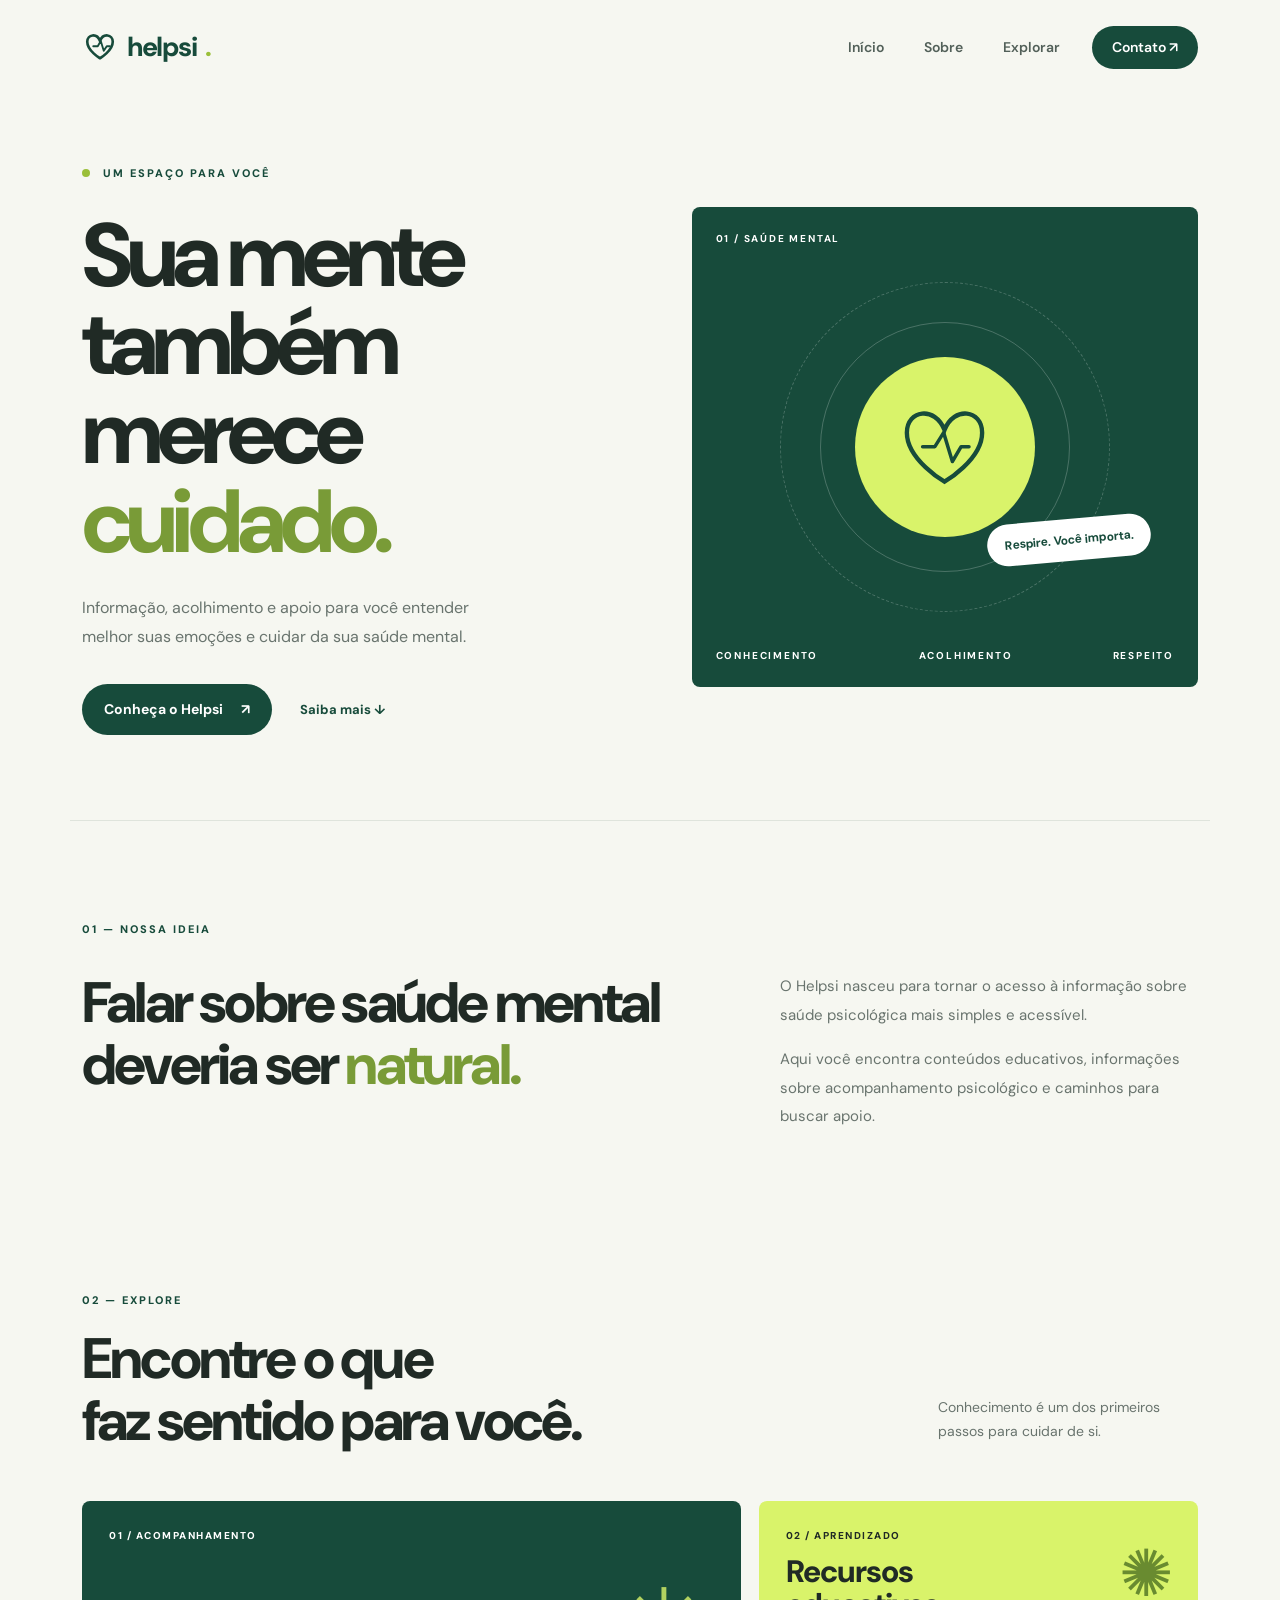
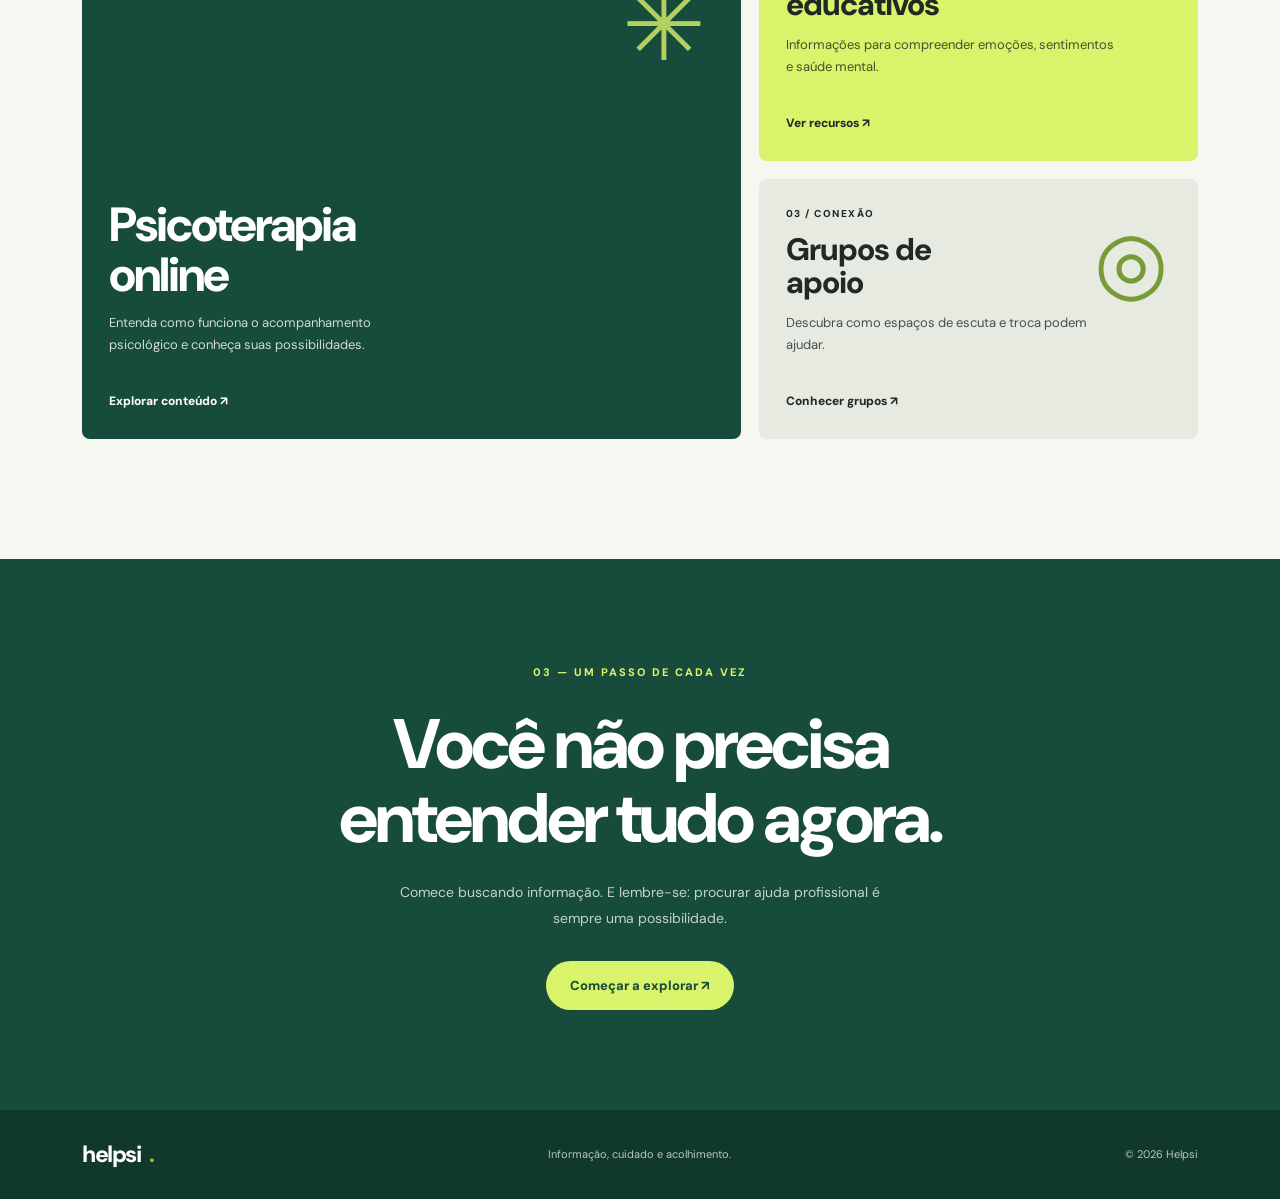
<file: helpsi/html/index.html>
<!DOCTYPE html>
<html lang="pt-br">
<head>
    <meta charset="UTF-8">
    <meta name="viewport" content="width=device-width, initial-scale=1.0">
    <title>Helpsi — Sua mente importa</title>
    <link rel="preconnect" href="https://fonts.googleapis.com">
    <link rel="preconnect" href="https://fonts.gstatic.com" crossorigin>
    <link href="https://fonts.googleapis.com/css2?family=DM+Sans:wght@400;500;600;700;800&display=swap" rel="stylesheet">
    <link href="https://cdn.jsdelivr.net/npm/bootstrap@5.3.2/dist/css/bootstrap.min.css" rel="stylesheet">
    <link rel="stylesheet" href="css/style.css">
</head>
<body>

<nav class="navbar navbar-expand-lg">
    <div class="container">
        <a class="navbar-brand" href="index.html">
            <span class="logo-icon">
                <svg viewBox="0 0 48 48" fill="none">
                    <path d="M24 39S7 29 7 17C7 7 20 5 24 16C28 5 41 7 41 17C41 29 24 39 24 39Z" stroke="currentColor" stroke-width="3.5" stroke-linecap="round" stroke-linejoin="round"/>
                    <path d="M15 23H21L25 16L29 29L33 23H37" stroke="currentColor" stroke-width="2.5" stroke-linecap="round" stroke-linejoin="round"/>
                </svg>
            </span>
            helpsi<span class="brand-dot">.</span>
        </a>

        <button class="navbar-toggler" type="button" data-bs-toggle="collapse" data-bs-target="#menu">
            <span class="navbar-toggler-icon"></span>
        </button>

        <div class="collapse navbar-collapse" id="menu">
            <ul class="navbar-nav ms-auto align-items-lg-center gap-lg-4">
                <li class="nav-item"><a class="nav-link" href="#inicio">Início</a></li>
                <li class="nav-item"><a class="nav-link" href="#sobre">Sobre</a></li>
                <li class="nav-item"><a class="nav-link" href="#explorar">Explorar</a></li>
                <li class="nav-item"><a class="nav-link nav-contact" href="#contato">Contato ↗</a></li>
            </ul>
        </div>
    </div>
</nav>

<main>
    <section class="hero container" id="inicio">
        <div class="hero-content">
            <span class="eyebrow"><span class="status-dot"></span> UM ESPAÇO PARA VOCÊ</span>
            <h1>Sua mente<br>também merece<br><span>cuidado.</span></h1>
            <p>Informação, acolhimento e apoio para você entender melhor suas emoções e cuidar da sua saúde mental.</p>
            <div class="hero-actions">
                <a href="#explorar" class="btn-main">Conheça o Helpsi <span>↗</span></a>
                <a href="#sobre" class="text-link">Saiba mais ↓</a>
            </div>
        </div>

        <div class="hero-visual">
            <div class="visual-top">01 / SAÚDE MENTAL</div>
            <div class="visual-art">
                <div class="orbit orbit-one"></div>
                <div class="orbit orbit-two"></div>
                <div class="art-center">
                    <svg viewBox="0 0 120 120" fill="none">
                        <path d="M60 99S17 74 17 43C17 17 49 12 60 40C71 12 103 17 103 43C103 74 60 99 60 99Z" stroke="currentColor" stroke-width="5" stroke-linecap="round"/>
                        <path d="M35 59H49L59 43L69 76L79 59H88" stroke="currentColor" stroke-width="4" stroke-linecap="round" stroke-linejoin="round"/>
                    </svg>
                </div>
                <span class="floating-label">Respire. Você importa.</span>
            </div>
            <div class="visual-bottom">
                <span>CONHECIMENTO</span>
                <span>ACOLHIMENTO</span>
                <span>RESPEITO</span>
            </div>
        </div>
    </section>

    <section class="container intro-section" id="sobre">
        <div class="section-label">01 — NOSSA IDEIA</div>
        <div class="intro-grid">
            <h2>Falar sobre saúde mental deveria ser <span>natural.</span></h2>
            <div>
                <p>O Helpsi nasceu para tornar o acesso à informação sobre saúde psicológica mais simples e acessível.</p>
                <p>Aqui você encontra conteúdos educativos, informações sobre acompanhamento psicológico e caminhos para buscar apoio.</p>
            </div>
        </div>
    </section>

    <section class="container explore-section" id="explorar">
        <div class="section-heading">
            <div>
                <div class="section-label">02 — EXPLORE</div>
                <h2>Encontre o que<br>faz sentido para você.</h2>
            </div>
            <p>Conhecimento é um dos primeiros passos para cuidar de si.</p>
        </div>

        <div class="bento-grid">
            <a href="psicoterapia.html" class="bento-card therapy-card">
                <div class="card-number">01 / ACOMPANHAMENTO</div>
                <div class="card-symbol">✳</div>
                <div>
                    <h3>Psicoterapia<br>online</h3>
                    <p>Entenda como funciona o acompanhamento psicológico e conheça suas possibilidades.</p>
                    <span class="card-link">Explorar conteúdo ↗</span>
                </div>
            </a>

            <a href="recursos.html" class="bento-card resources-card">
                <div class="card-number">02 / APRENDIZADO</div>
                <div class="resource-decoration">✺</div>
                <div>
                    <h3>Recursos<br>educativos</h3>
                    <p>Informações para compreender emoções, sentimentos e saúde mental.</p>
                    <span class="card-link">Ver recursos ↗</span>
                </div>
            </a>

            <a href="grupos.html" class="bento-card groups-card">
                <div class="card-number">03 / CONEXÃO</div>
                <div class="group-decoration">◎</div>
                <div>
                    <h3>Grupos de<br>apoio</h3>
                    <p>Descubra como espaços de escuta e troca podem ajudar.</p>
                    <span class="card-link">Conhecer grupos ↗</span>
                </div>
            </a>

            <div class="bento-card quote-card">
                <span class="quote-mark">“</span>
                <h3>Cuidar da mente também é cuidar da vida.</h3>
                <span class="quote-caption">UM LEMBRETE DO HELPSI</span>
            </div>
        </div>
    </section>

    <section class="closing-section" id="contato">
        <div class="container closing-content">
            <span class="eyebrow">03 — UM PASSO DE CADA VEZ</span>
            <h2>Você não precisa<br>entender tudo agora.</h2>
            <p>Comece buscando informação. E lembre-se: procurar ajuda profissional é sempre uma possibilidade.</p>
            <a href="recursos.html" class="btn-light">Começar a explorar ↗</a>
        </div>
    </section>
</main>

<footer class="footer">
    <div class="container footer-content">
        <a class="navbar-brand" href="index.html">helpsi<span class="brand-dot">.</span></a>
        <span>Informação, cuidado e acolhimento.</span>
        <span>© 2026 Helpsi</span>
    </div>
</footer>

<script src="https://cdn.jsdelivr.net/npm/bootstrap@5.3.2/dist/js/bootstrap.bundle.min.js"></script>
</body>
</html>
</file>
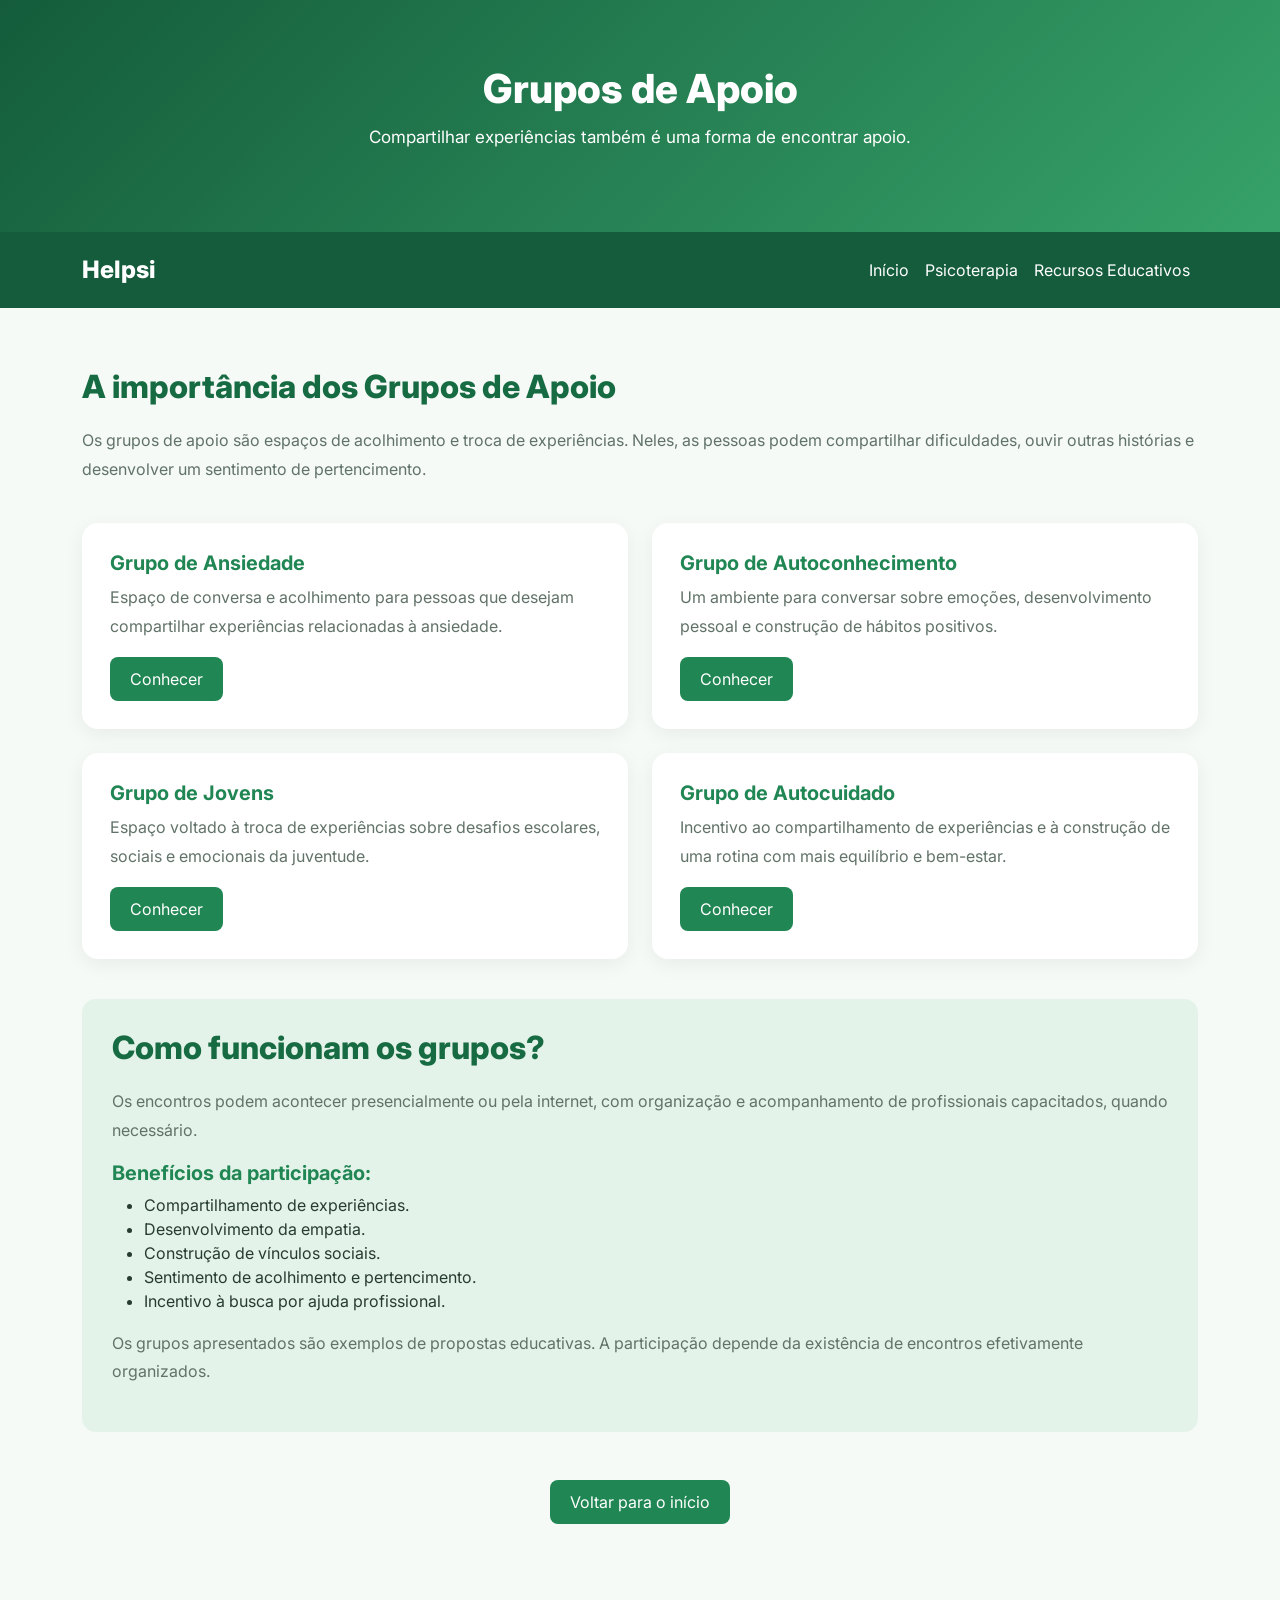
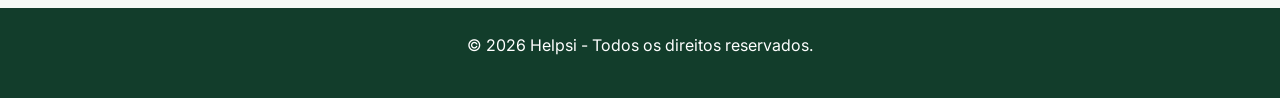
<file: helpsi/html/grupos.html>
<!DOCTYPE html>
<html lang="pt-BR">
<head>
    <meta charset="UTF-8">
    <meta name="viewport" content="width=device-width, initial-scale=1.0">
    <title>Grupos de Apoio - Helpsi</title>

    <link href="https://cdn.jsdelivr.net/npm/bootstrap@5.3.2/dist/css/bootstrap.min.css" rel="stylesheet">
    <link rel="stylesheet" href="css/grupos.css">
</head>
<body>

    <header class="header">
        <h1>Grupos de Apoio</h1>
        <p>Compartilhar experiências também é uma forma de encontrar apoio.</p>
    </header>

    <nav class="navbar navbar-expand-lg navbar-dark">
        <div class="container">
            <a class="navbar-brand" href="index.html">Helpsi</a>

            <button class="navbar-toggler" data-bs-toggle="collapse" data-bs-target="#menu">
                <span class="navbar-toggler-icon"></span>
            </button>

            <div class="collapse navbar-collapse" id="menu">
                <ul class="navbar-nav ms-auto">
                    <li class="nav-item"><a class="nav-link" href="index.html">Início</a></li>
                    <li class="nav-item"><a class="nav-link" href="psicoterapia.html">Psicoterapia</a></li>
                    <li class="nav-item"><a class="nav-link" href="recursos.html">Recursos Educativos</a></li>
                </ul>
            </div>
        </div>
    </nav>

    <main class="container">

        <h2>A importância dos Grupos de Apoio</h2>

        <p>
            Os grupos de apoio são espaços de acolhimento e troca
            de experiências. Neles, as pessoas podem compartilhar
            dificuldades, ouvir outras histórias e desenvolver
            um sentimento de pertencimento.
        </p>

        <div class="row g-4 mt-3">

            <div class="col-md-6">
                <div class="card">
                    <div class="card-body">
                        <h5>Grupo de Ansiedade</h5>
                        <p>
                            Espaço de conversa e acolhimento para pessoas
                            que desejam compartilhar experiências
                            relacionadas à ansiedade.
                        </p>
                        <a href="#informacoes" class="btn btn-green">Conhecer</a>
                    </div>
                </div>
            </div>

            <div class="col-md-6">
                <div class="card">
                    <div class="card-body">
                        <h5>Grupo de Autoconhecimento</h5>
                        <p>
                            Um ambiente para conversar sobre emoções,
                            desenvolvimento pessoal e construção
                            de hábitos positivos.
                        </p>
                        <a href="#informacoes" class="btn btn-green">Conhecer</a>
                    </div>
                </div>
            </div>

            <div class="col-md-6">
                <div class="card">
                    <div class="card-body">
                        <h5>Grupo de Jovens</h5>
                        <p>
                            Espaço voltado à troca de experiências
                            sobre desafios escolares, sociais
                            e emocionais da juventude.
                        </p>
                        <a href="#informacoes" class="btn btn-green">Conhecer</a>
                    </div>
                </div>
            </div>

            <div class="col-md-6">
                <div class="card">
                    <div class="card-body">
                        <h5>Grupo de Autocuidado</h5>
                        <p>
                            Incentivo ao compartilhamento de experiências
                            e à construção de uma rotina com mais
                            equilíbrio e bem-estar.
                        </p>
                        <a href="#informacoes" class="btn btn-green">Conhecer</a>
                    </div>
                </div>
            </div>

        </div>

        <div class="group-info" id="informacoes">
            <h2>Como funcionam os grupos?</h2>

            <p>
                Os encontros podem acontecer presencialmente
                ou pela internet, com organização e acompanhamento
                de profissionais capacitados, quando necessário.
            </p>

            <h5>Benefícios da participação:</h5>

            <ul>
                <li>Compartilhamento de experiências.</li>
                <li>Desenvolvimento da empatia.</li>
                <li>Construção de vínculos sociais.</li>
                <li>Sentimento de acolhimento e pertencimento.</li>
                <li>Incentivo à busca por ajuda profissional.</li>
            </ul>

            <p>
                Os grupos apresentados são exemplos de propostas
                educativas. A participação depende da existência
                de encontros efetivamente organizados.
            </p>
        </div>

        <div class="text-center mt-5 mb-4">
            <a href="index.html" class="btn btn-green">Voltar para o início</a>
        </div>

    </main>

    <footer>
        <p>&copy; 2026 Helpsi - Todos os direitos reservados.</p>
    </footer>

    <script src="https://cdn.jsdelivr.net/npm/bootstrap@5.3.2/dist/js/bootstrap.bundle.min.js"></script>

</body>
</html>
</file>
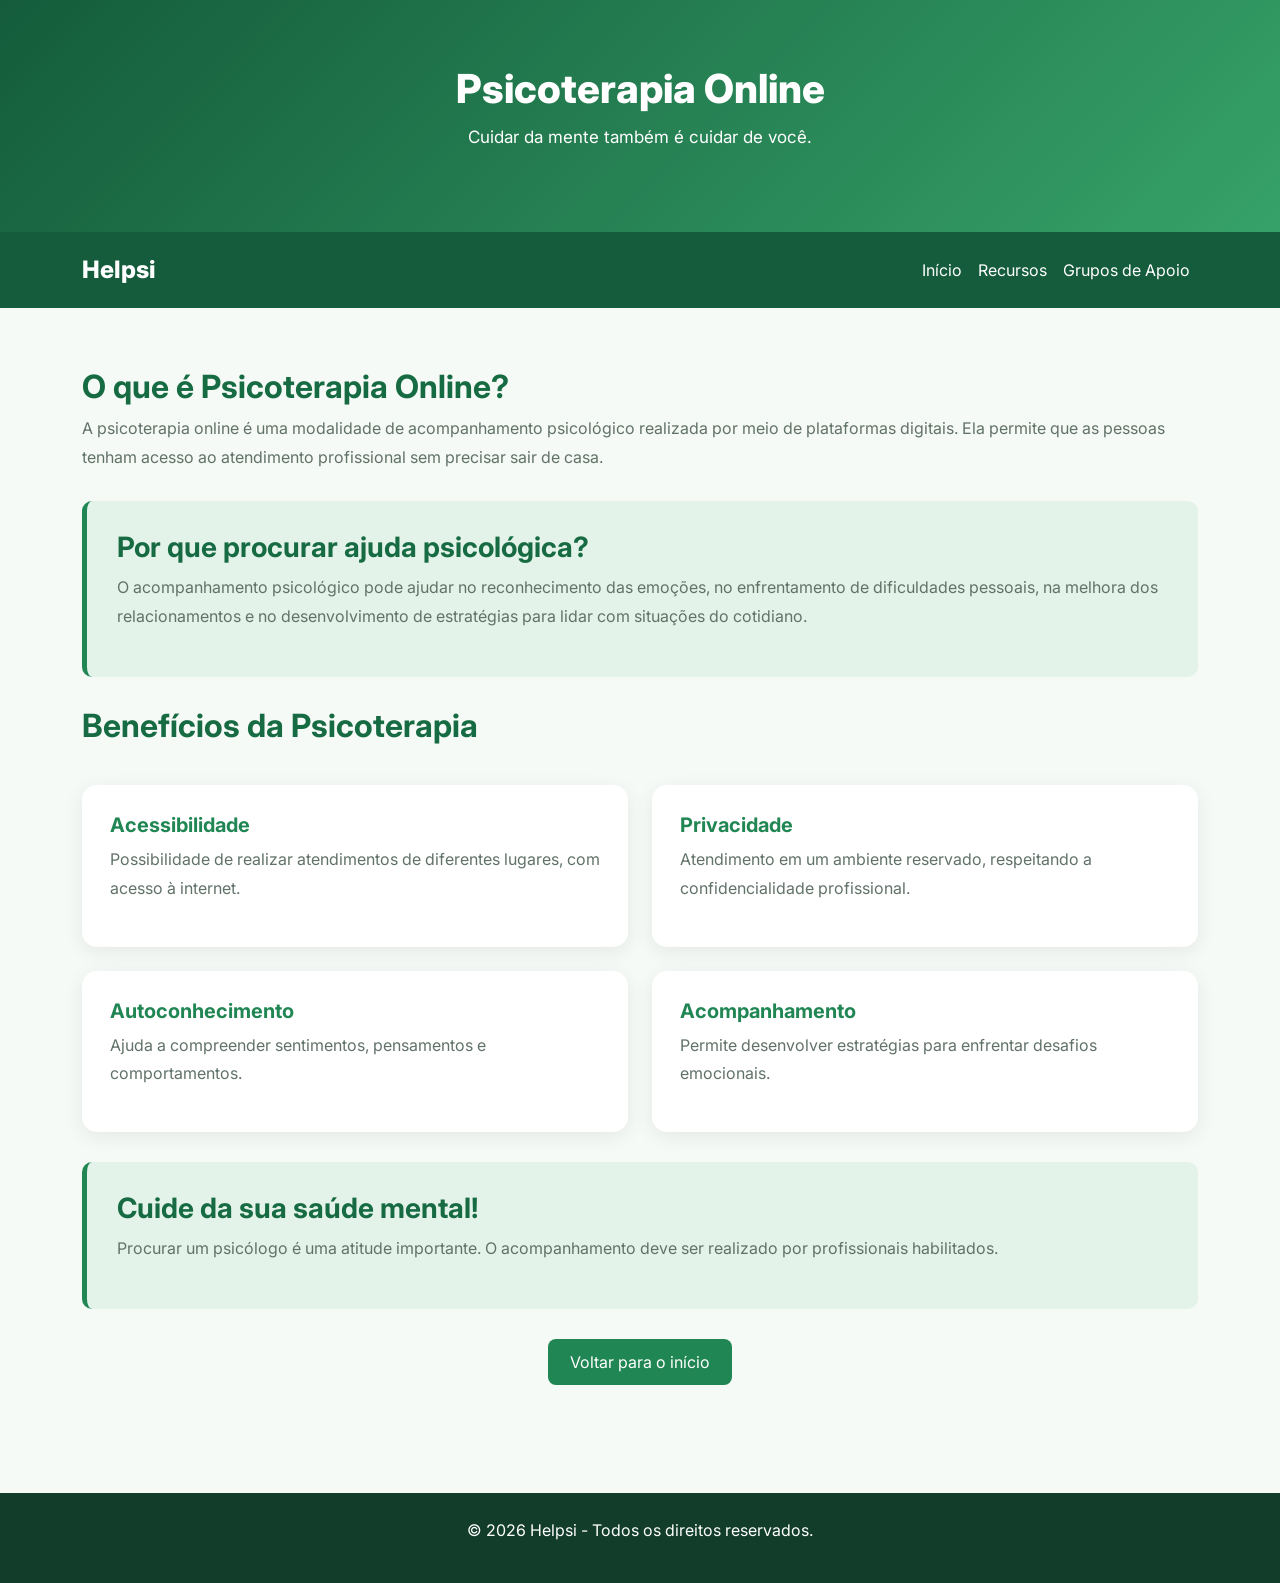
<file: helpsi/html/psicoterapia.html>
<!DOCTYPE html>
<html lang="pt-BR">
<head>
    <meta charset="UTF-8">
    <meta name="viewport" content="width=device-width, initial-scale=1.0">
    <title>Psicoterapia Online - Helpsi</title>

    <link href="https://cdn.jsdelivr.net/npm/bootstrap@5.3.2/dist/css/bootstrap.min.css" rel="stylesheet">
    <link rel="stylesheet" href="css/psicoterapia.css">
</head>
<body>

    <header class="header">
        <h1>Psicoterapia Online</h1>
        <p>Cuidar da mente também é cuidar de você.</p>
    </header>

    <nav class="navbar navbar-expand-lg navbar-dark">
        <div class="container">
            <a class="navbar-brand" href="index.html">Helpsi</a>

            <button class="navbar-toggler" data-bs-toggle="collapse" data-bs-target="#menu">
                <span class="navbar-toggler-icon"></span>
            </button>

            <div class="collapse navbar-collapse" id="menu">
                <ul class="navbar-nav ms-auto">
                    <li class="nav-item"><a class="nav-link" href="index.html">Início</a></li>
                    <li class="nav-item"><a class="nav-link" href="recursos.html">Recursos</a></li>
                    <li class="nav-item"><a class="nav-link" href="grupos.html">Grupos de Apoio</a></li>
                </ul>
            </div>
        </div>
    </nav>

    <main class="container">

        <h2>O que é Psicoterapia Online?</h2>

        <p>
            A psicoterapia online é uma modalidade de acompanhamento
            psicológico realizada por meio de plataformas digitais.
            Ela permite que as pessoas tenham acesso ao atendimento
            profissional sem precisar sair de casa.
        </p>

        <div class="highlight">
            <h3>Por que procurar ajuda psicológica?</h3>
            <p>
                O acompanhamento psicológico pode ajudar no reconhecimento
                das emoções, no enfrentamento de dificuldades pessoais,
                na melhora dos relacionamentos e no desenvolvimento
                de estratégias para lidar com situações do cotidiano.
            </p>
        </div>

        <h2>Benefícios da Psicoterapia</h2>

        <div class="row g-4 mt-3">

            <div class="col-md-6">
                <div class="card">
                    <div class="card-body">
                        <h5 class="card-title">Acessibilidade</h5>
                        <p>
                            Possibilidade de realizar atendimentos
                            de diferentes lugares, com acesso à internet.
                        </p>
                    </div>
                </div>
            </div>

            <div class="col-md-6">
                <div class="card">
                    <div class="card-body">
                        <h5 class="card-title">Privacidade</h5>
                        <p>
                            Atendimento em um ambiente reservado,
                            respeitando a confidencialidade profissional.
                        </p>
                    </div>
                </div>
            </div>

            <div class="col-md-6">
                <div class="card">
                    <div class="card-body">
                        <h5 class="card-title">Autoconhecimento</h5>
                        <p>
                            Ajuda a compreender sentimentos,
                            pensamentos e comportamentos.
                        </p>
                    </div>
                </div>
            </div>

            <div class="col-md-6">
                <div class="card">
                    <div class="card-body">
                        <h5 class="card-title">Acompanhamento</h5>
                        <p>
                            Permite desenvolver estratégias para
                            enfrentar desafios emocionais.
                        </p>
                    </div>
                </div>
            </div>

        </div>

        <div class="highlight">
            <h3>Cuide da sua saúde mental!</h3>
            <p>
                Procurar um psicólogo é uma atitude importante.
                O acompanhamento deve ser realizado por profissionais
                habilitados.
            </p>
        </div>

        <div class="text-center mb-5">
            <a href="index.html" class="btn btn-green">Voltar para o início</a>
        </div>

    </main>

    <footer>
        <p>&copy; 2026 Helpsi - Todos os direitos reservados.</p>
    </footer>

    <script src="https://cdn.jsdelivr.net/npm/bootstrap@5.3.2/dist/js/bootstrap.bundle.min.js"></script>

</body>
</html>
</file>
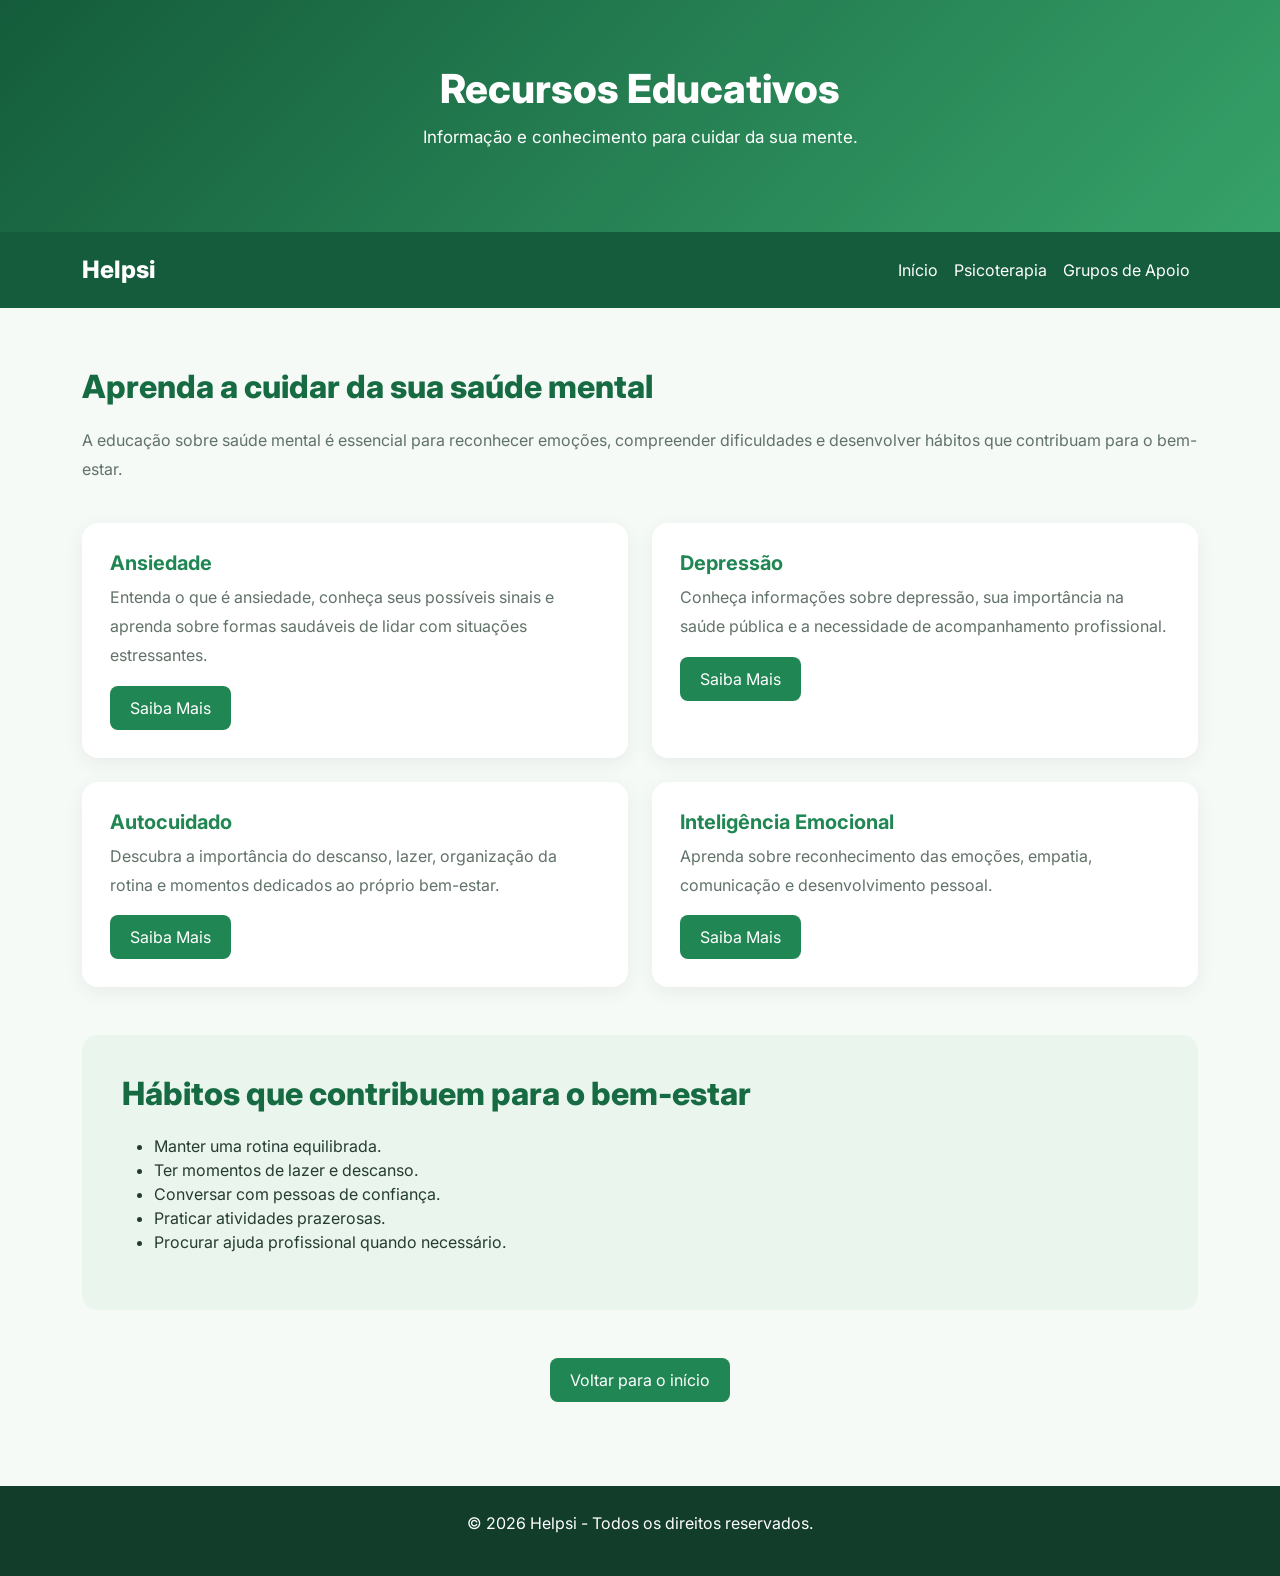
<file: helpsi/html/recursos.html>
<!DOCTYPE html>
<html lang="pt-BR">
<head>
    <meta charset="UTF-8">
    <meta name="viewport" content="width=device-width, initial-scale=1.0">
    <title>Recursos Educativos - Helpsi</title>

    <link href="https://cdn.jsdelivr.net/npm/bootstrap@5.3.2/dist/css/bootstrap.min.css" rel="stylesheet">
    <link rel="stylesheet" href="css/recursos.css">
</head>
<body>

    <header class="header">
        <h1>Recursos Educativos</h1>
        <p>Informação e conhecimento para cuidar da sua mente.</p>
    </header>

    <nav class="navbar navbar-expand-lg navbar-dark">
        <div class="container">
            <a class="navbar-brand" href="index.html">Helpsi</a>

            <button class="navbar-toggler" data-bs-toggle="collapse" data-bs-target="#menu">
                <span class="navbar-toggler-icon"></span>
            </button>

            <div class="collapse navbar-collapse" id="menu">
                <ul class="navbar-nav ms-auto">
                    <li class="nav-item"><a class="nav-link" href="index.html">Início</a></li>
                    <li class="nav-item"><a class="nav-link" href="psicoterapia.html">Psicoterapia</a></li>
                    <li class="nav-item"><a class="nav-link" href="grupos.html">Grupos de Apoio</a></li>
                </ul>
            </div>
        </div>
    </nav>

    <main class="container">

        <h2>Aprenda a cuidar da sua saúde mental</h2>

        <p>
            A educação sobre saúde mental é essencial para reconhecer
            emoções, compreender dificuldades e desenvolver hábitos
            que contribuam para o bem-estar.
        </p>

        <div class="row g-4 mt-3">

            <div class="col-md-6">
                <div class="card">
                    <div class="card-body">
                        <h5>Ansiedade</h5>
                        <p>
                            Entenda o que é ansiedade, conheça seus possíveis
                            sinais e aprenda sobre formas saudáveis de lidar
                            com situações estressantes.
                        </p>
                        <a href="https://www.gov.br/saude/pt-br" target="_blank" class="btn btn-green">Saiba Mais</a>
                    </div>
                </div>
            </div>

            <div class="col-md-6">
                <div class="card">
                    <div class="card-body">
                        <h5>Depressão</h5>
                        <p>
                            Conheça informações sobre depressão,
                            sua importância na saúde pública e
                            a necessidade de acompanhamento profissional.
                        </p>
                        <a href="https://www.gov.br/saude/pt-br" target="_blank" class="btn btn-green">Saiba Mais</a>
                    </div>
                </div>
            </div>

            <div class="col-md-6">
                <div class="card">
                    <div class="card-body">
                        <h5>Autocuidado</h5>
                        <p>
                            Descubra a importância do descanso,
                            lazer, organização da rotina e momentos
                            dedicados ao próprio bem-estar.
                        </p>
                        <a href="https://www.gov.br/saude/pt-br" target="_blank" class="btn btn-green">Saiba Mais</a>
                    </div>
                </div>
            </div>

            <div class="col-md-6">
                <div class="card">
                    <div class="card-body">
                        <h5>Inteligência Emocional</h5>
                        <p>
                            Aprenda sobre reconhecimento das emoções,
                            empatia, comunicação e desenvolvimento
                            pessoal.
                        </p>
                        <a href="https://www.gov.br/saude/pt-br" target="_blank" class="btn btn-green">Saiba Mais</a>
                    </div>
                </div>
            </div>

        </div>

        <div class="education-section mt-5">
            <h2>Hábitos que contribuem para o bem-estar</h2>

            <ul>
                <li>Manter uma rotina equilibrada.</li>
                <li>Ter momentos de lazer e descanso.</li>
                <li>Conversar com pessoas de confiança.</li>
                <li>Praticar atividades prazerosas.</li>
                <li>Procurar ajuda profissional quando necessário.</li>
            </ul>
        </div>

        <div class="text-center mt-5 mb-4">
            <a href="index.html" class="btn btn-green">Voltar para o início</a>
        </div>

    </main>

    <footer>
        <p>&copy; 2026 Helpsi - Todos os direitos reservados.</p>
    </footer>

    <script src="https://cdn.jsdelivr.net/npm/bootstrap@5.3.2/dist/js/bootstrap.bundle.min.js"></script>

</body>
</html>
</file>
<file: helpsi/html/css/style.css>
:root {
    --green: #174b3b;
    --green-light: #d9f36a;
    --cream: #f6f7f1;
    --text: #202a25;
    --muted: #69746e;
}

* {
    margin: 0;
    padding: 0;
    box-sizing: border-box;
}

html {
    scroll-behavior: smooth;
}

body {
    font-family: 'DM Sans', sans-serif;
    background: var(--cream);
    color: var(--text);
}

.navbar {
    padding: 22px 0;
    background: var(--cream);
}

.navbar-brand {
    display: flex;
    align-items: center;
    gap: 9px;
    color: var(--green);
    font-size: 27px;
    font-weight: 800;
    letter-spacing: -1.5px;
    text-decoration: none;
}

.logo-icon {
    width: 36px;
    height: 36px;
    display: inline-flex;
    color: var(--green);
}

.logo-icon svg {
    width: 100%;
}

.brand-dot {
    color: #9abf39;
}

.nav-link {
    color: #526059;
    font-size: 14px;
    font-weight: 600;
    transition: .2s;
}

.nav-link:hover {
    color: var(--green);
}

.nav-contact {
    background: var(--green);
    color: white !important;
    border-radius: 30px;
    padding: 11px 20px !important;
}

.hero {
    min-height: 620px;
    display: grid;
    grid-template-columns: 1.05fr .95fr;
    align-items: center;
    gap: 50px;
    padding-top: 65px;
    padding-bottom: 85px;
}

.eyebrow, .section-label {
    font-size: 11px;
    font-weight: 800;
    letter-spacing: 2px;
    color: var(--green);
}

.status-dot {
    display: inline-block;
    width: 8px;
    height: 8px;
    background: #9abf39;
    border-radius: 50%;
    margin-right: 8px;
}

.hero h1 {
    font-size: clamp(55px, 7vw, 91px);
    line-height: .99;
    letter-spacing: -6px;
    font-weight: 800;
    margin: 28px 0;
}

.hero h1 span {
    color: #799b37;
}

.hero-content > p {
    max-width: 440px;
    color: var(--muted);
    line-height: 1.8;
    font-size: 16px;
}

.hero-actions {
    display: flex;
    align-items: center;
    gap: 28px;
    margin-top: 32px;
}

.btn-main {
    background: var(--green);
    color: white;
    padding: 15px 22px;
    border-radius: 30px;
    text-decoration: none;
    font-size: 14px;
    font-weight: 700;
    transition: .3s;
}

.btn-main:hover {
    background: #286b51;
    color: white;
    transform: translateY(-3px);
}

.btn-main span {
    margin-left: 15px;
}

.text-link {
    color: var(--green);
    text-decoration: none;
    font-size: 13px;
    font-weight: 700;
}

.hero-visual {
    height: 480px;
    background: var(--green);
    border-radius: 8px;
    padding: 24px;
    color: white;
    display: flex;
    flex-direction: column;
    justify-content: space-between;
    overflow: hidden;
    position: relative;
}

.visual-top, .visual-bottom {
    font-size: 10px;
    letter-spacing: 1.8px;
    font-weight: 700;
    display: flex;
    justify-content: space-between;
}

.visual-art {
    position: relative;
    height: 300px;
    display: grid;
    place-items: center;
}

.orbit {
    position: absolute;
    width: 250px;
    height: 250px;
    border: 1px solid rgba(255,255,255,.22);
    border-radius: 50%;
}

.orbit-two {
    width: 330px;
    height: 330px;
    border-style: dashed;
    animation: rotate 35s linear infinite;
}

.art-center {
    width: 180px;
    height: 180px;
    display: grid;
    place-items: center;
    border-radius: 50%;
    background: var(--green-light);
    color: var(--green);
    z-index: 1;
}

.art-center svg {
    width: 105px;
}

.floating-label {
    position: absolute;
    right: 5%;
    bottom: 12%;
    background: white;
    color: var(--green);
    padding: 12px 17px;
    border-radius: 30px;
    font-size: 12px;
    font-weight: 700;
    transform: rotate(-5deg);
}

.intro-section {
    padding-top: 100px;
    padding-bottom: 110px;
    border-top: 1px solid #dfe4dc;
}

.intro-grid {
    display: grid;
    grid-template-columns: 1fr .7fr;
    gap: 100px;
    margin-top: 35px;
}

.intro-grid h2, .section-heading h2 {
    font-size: clamp(35px, 4.5vw, 57px);
    line-height: 1.08;
    font-weight: 800;
    letter-spacing: -2.8px;
}

.intro-grid h2 span {
    color: #799b37;
}

.intro-grid p {
    color: var(--muted);
    line-height: 1.9;
    font-size: 15px;
}

.explore-section {
    padding-top: 35px;
    padding-bottom: 120px;
}

.section-heading {
    display: flex;
    justify-content: space-between;
    align-items: end;
    margin-bottom: 42px;
}

.section-heading h2 {
    margin-top: 20px;
}

.section-heading > p {
    max-width: 260px;
    color: var(--muted);
    line-height: 1.7;
    font-size: 14px;
}

.bento-grid {
    display: grid;
    grid-template-columns: 1.2fr .8fr;
    grid-template-rows: 260px 260px;
    gap: 18px;
}

.bento-card {
    text-decoration: none;
    color: var(--text);
    border-radius: 8px;
    padding: 27px;
    position: relative;
    overflow: hidden;
    display: flex;
    flex-direction: column;
    justify-content: space-between;
    transition: .3s ease;
}

.bento-card:hover {
    transform: translateY(-5px);
    box-shadow: 0 18px 40px rgba(23,75,59,.10);
}

.card-number, .quote-caption {
    font-size: 10px;
    font-weight: 800;
    letter-spacing: 1.5px;
}

.therapy-card {
    grid-row: span 2;
    background: var(--green);
    color: white;
}

.therapy-card h3 {
    font-size: 48px;
    line-height: 1.03;
    letter-spacing: -2px;
    font-weight: 800;
}

.therapy-card p, .resources-card p, .groups-card p {
    max-width: 330px;
    font-size: 13px;
    line-height: 1.7;
    opacity: .8;
    margin-top: 13px;
}

.card-symbol {
    position: absolute;
    right: 35px;
    top: 50px;
    font-size: 100px;
    color: var(--green-light);
    opacity: .8;
}

.card-link {
    display: inline-block;
    margin-top: 20px;
    font-size: 12px;
    font-weight: 800;
}

.resources-card {
    background: var(--green-light);
}

.resources-card h3, .groups-card h3 {
    font-size: 31px;
    line-height: 1.05;
    font-weight: 800;
    letter-spacing: -1px;
}

.resource-decoration {
    position: absolute;
    right: 25px;
    top: 25px;
    font-size: 65px;
    color: #698b30;
}

.groups-card {
    background: #e6eae1;
}

.group-decoration {
    position: absolute;
    right: 30px;
    top: 20px;
    font-size: 85px;
    color: #799b37;
}

.quote-card {
    display: none;
    background: #e6eae1;
}

.quote-mark {
    font-size: 55px;
    color: #799b37;
}

.closing-section {
    background: var(--green);
    color: white;
    padding: 100px 0;
}

.closing-content {
    text-align: center;
}

.closing-section .eyebrow {
    color: var(--green-light);
}

.closing-section h2 {
    font-size: clamp(42px, 6vw, 70px);
    font-weight: 800;
    letter-spacing: -3px;
    line-height: 1.05;
    margin: 25px 0;
}

.closing-section p {
    color: #c4d3ca;
    max-width: 480px;
    margin: 0 auto 30px;
    line-height: 1.8;
    font-size: 14px;
}

.btn-light {
    display: inline-block;
    background: var(--green-light);
    color: var(--green);
    padding: 15px 24px;
    border-radius: 30px;
    text-decoration: none;
    font-size: 13px;
    font-weight: 800;
    transition: .3s;
}

.btn-light:hover {
    background: white;
    transform: translateY(-3px);
}

.footer {
    padding: 27px 0;
    background: #10382c;
    color: #b7c9be;
}

.footer-content {
    display: flex;
    justify-content: space-between;
    align-items: center;
    gap: 20px;
}

.footer .navbar-brand {
    color: white;
    font-size: 23px;
}

.footer-content > span {
    font-size: 11px;
}

@keyframes rotate {
    to {
        transform: rotate(360deg);
    }
}

@media (max-width: 768px) {
    .hero {
        grid-template-columns: 1fr;
        padding-top: 50px;
        gap: 45px;
    }

    .hero h1 {
        letter-spacing: -3px;
    }

    .hero-visual {
        height: 390px;
    }

    .intro-grid {
        grid-template-columns: 1fr;
        gap: 25px;
    }

    .section-heading {
        display: block;
    }

    .section-heading > p {
        margin-top: 20px;
    }

    .bento-grid {
        grid-template-columns: 1fr;
        grid-template-rows: auto;
    }

    .bento-card {
        min-height: 250px;
    }

    .therapy-card {
        grid-row: auto;
        min-height: 370px;
    }

    .footer-content {
        flex-direction: column;
        text-align: center;
    }
}

@media (prefers-reduced-motion: reduce) {
    *, *::before, *::after {
        scroll-behavior: auto !important;
        animation-duration: .01ms !important;
        transition-duration: .01ms !important;
    }
}
</file>
<file: helpsi/html/css/grupos.css>
@import url('https://fonts.googleapis.com/css2?family=Inter:wght@400;500;600;700;800&display=swap');

body {
    font-family: 'Inter', sans-serif;
    background: #f5faf6;
    color: #263b32;
}

.header {
    background: linear-gradient(135deg, #145c3b, #36a269);
    color: white;
    text-align: center;
    padding: 65px 20px;
}

.header h1 {
    font-size: 40px;
    font-weight: 800;
}

.header p {
    font-size: 17px;
    margin-top: 12px;
}

.navbar {
    background: #145c3b !important;
    padding: 15px;
}

.navbar-brand {
    font-size: 24px;
    font-weight: 800;
}

.nav-link {
    color: white !important;
}

main {
    padding: 60px 0;
}

h2 {
    color: #176b43;
    font-weight: 800;
    margin-bottom: 20px;
}

h5 {
    color: #208653;
    font-weight: 700;
}

main p {
    color: #617268;
    line-height: 1.8;
}

.card {
    background: white;
    border: none;
    border-radius: 16px;
    box-shadow: 0 5px 20px rgba(0,0,0,0.06);
    transition: 0.3s;
    height: 100%;
}

.card:hover {
    transform: translateY(-7px);
    box-shadow: 0 12px 25px rgba(20,92,59,0.13);
}

.card-body {
    padding: 28px;
}

.btn-green {
    background: #208653;
    color: white;
    border: none;
    border-radius: 8px;
    padding: 10px 20px;
}

.btn-green:hover {
    background: #145c3b;
    color: white;
}

.group-info {
    background: #e4f3e9;
    border-radius: 14px;
    padding: 30px;
    margin-top: 40px;
}

footer {
    background: #123d2b;
    color: white;
    text-align: center;
    padding: 25px;
}

@media(max-width: 768px) {
    .header h1 {
        font-size: 30px;
    }

    main {
        padding: 35px 15px;
    }

    .group-info {
        padding: 22px;
    }
}
</file>
<file: helpsi/html/css/psicoterapia.css>
@import url('https://fonts.googleapis.com/css2?family=Inter:wght@400;500;600;700;800&display=swap');

body {
    font-family: 'Inter', sans-serif;
    background: #f5faf6;
    color: #263b32;
}

.header {
    background: linear-gradient(135deg, #145c3b, #36a269);
    color: white;
    text-align: center;
    padding: 65px 20px;
}

.header h1 {
    font-size: 40px;
    font-weight: 800;
}

.header p {
    font-size: 17px;
    margin-top: 12px;
}

.navbar {
    background: #145c3b !important;
    padding: 15px;
}

.navbar-brand {
    font-weight: 800;
    font-size: 24px;
}

.nav-link {
    color: white !important;
}

main {
    padding-top: 60px;
    padding-bottom: 60px;
}

h2, h3 {
    color: #176b43;
    font-weight: 700;
}

main p {
    color: #617268;
    line-height: 1.8;
}

.card {
    border: none;
    border-radius: 15px;
    box-shadow: 0 5px 20px rgba(0,0,0,0.07);
    transition: 0.3s;
    height: 100%;
}

.card:hover {
    transform: translateY(-6px);
}

.card-body {
    padding: 28px;
}

.card-title {
    color: #208653;
    font-weight: 700;
}

.btn-green {
    background: #208653;
    color: white;
    border-radius: 8px;
    padding: 11px 22px;
    border: none;
}

.btn-green:hover {
    background: #145c3b;
    color: white;
}

.highlight {
    background: #e4f3e9;
    padding: 30px;
    border-left: 5px solid #208653;
    border-radius: 10px;
    margin: 30px 0;
}

footer {
    background: #123d2b;
    color: white;
    text-align: center;
    padding: 25px;
}

@media(max-width: 768px) {
    .header h1 {
        font-size: 30px;
    }

    main {
        padding: 35px 15px;
    }
}
</file>
<file: helpsi/html/css/recursos.css>
@import url('https://fonts.googleapis.com/css2?family=Inter:wght@400;500;600;700;800&display=swap');

body {
    font-family: 'Inter', sans-serif;
    background: #f5faf6;
    color: #263b32;
}

.header {
    background: linear-gradient(135deg, #145c3b, #36a269);
    color: white;
    text-align: center;
    padding: 65px 20px;
}

.header h1 {
    font-size: 40px;
    font-weight: 800;
}

.header p {
    margin-top: 12px;
    font-size: 17px;
}

.navbar {
    background: #145c3b !important;
    padding: 15px;
}

.navbar-brand {
    font-size: 24px;
    font-weight: 800;
}

.nav-link {
    color: white !important;
}

main {
    padding: 60px 0;
}

h2 {
    color: #176b43;
    font-weight: 800;
    margin-bottom: 20px;
}

h5 {
    color: #208653;
    font-weight: 700;
}

main p {
    color: #617268;
    line-height: 1.8;
}

.card {
    border: none;
    border-radius: 16px;
    overflow: hidden;
    box-shadow: 0 5px 20px rgba(0,0,0,0.06);
    transition: 0.3s;
    height: 100%;
}

.card:hover {
    transform: translateY(-7px);
    box-shadow: 0 12px 25px rgba(20,92,59,0.13);
}

.card-body {
    padding: 28px;
}

.btn-green {
    background: #208653;
    color: white;
    border: none;
    border-radius: 8px;
    padding: 10px 20px;
}

.btn-green:hover {
    background: #145c3b;
    color: white;
}

.education-section {
    background: #eaf5ed;
    padding: 40px;
    border-radius: 16px;
    margin-top: 40px;
}

footer {
    background: #123d2b;
    color: white;
    text-align: center;
    padding: 25px;
}

@media(max-width: 768px) {
    .header h1 {
        font-size: 30px;
    }

    main {
        padding: 35px 15px;
    }

    .education-section {
        padding: 25px;
    }
}
</file>
